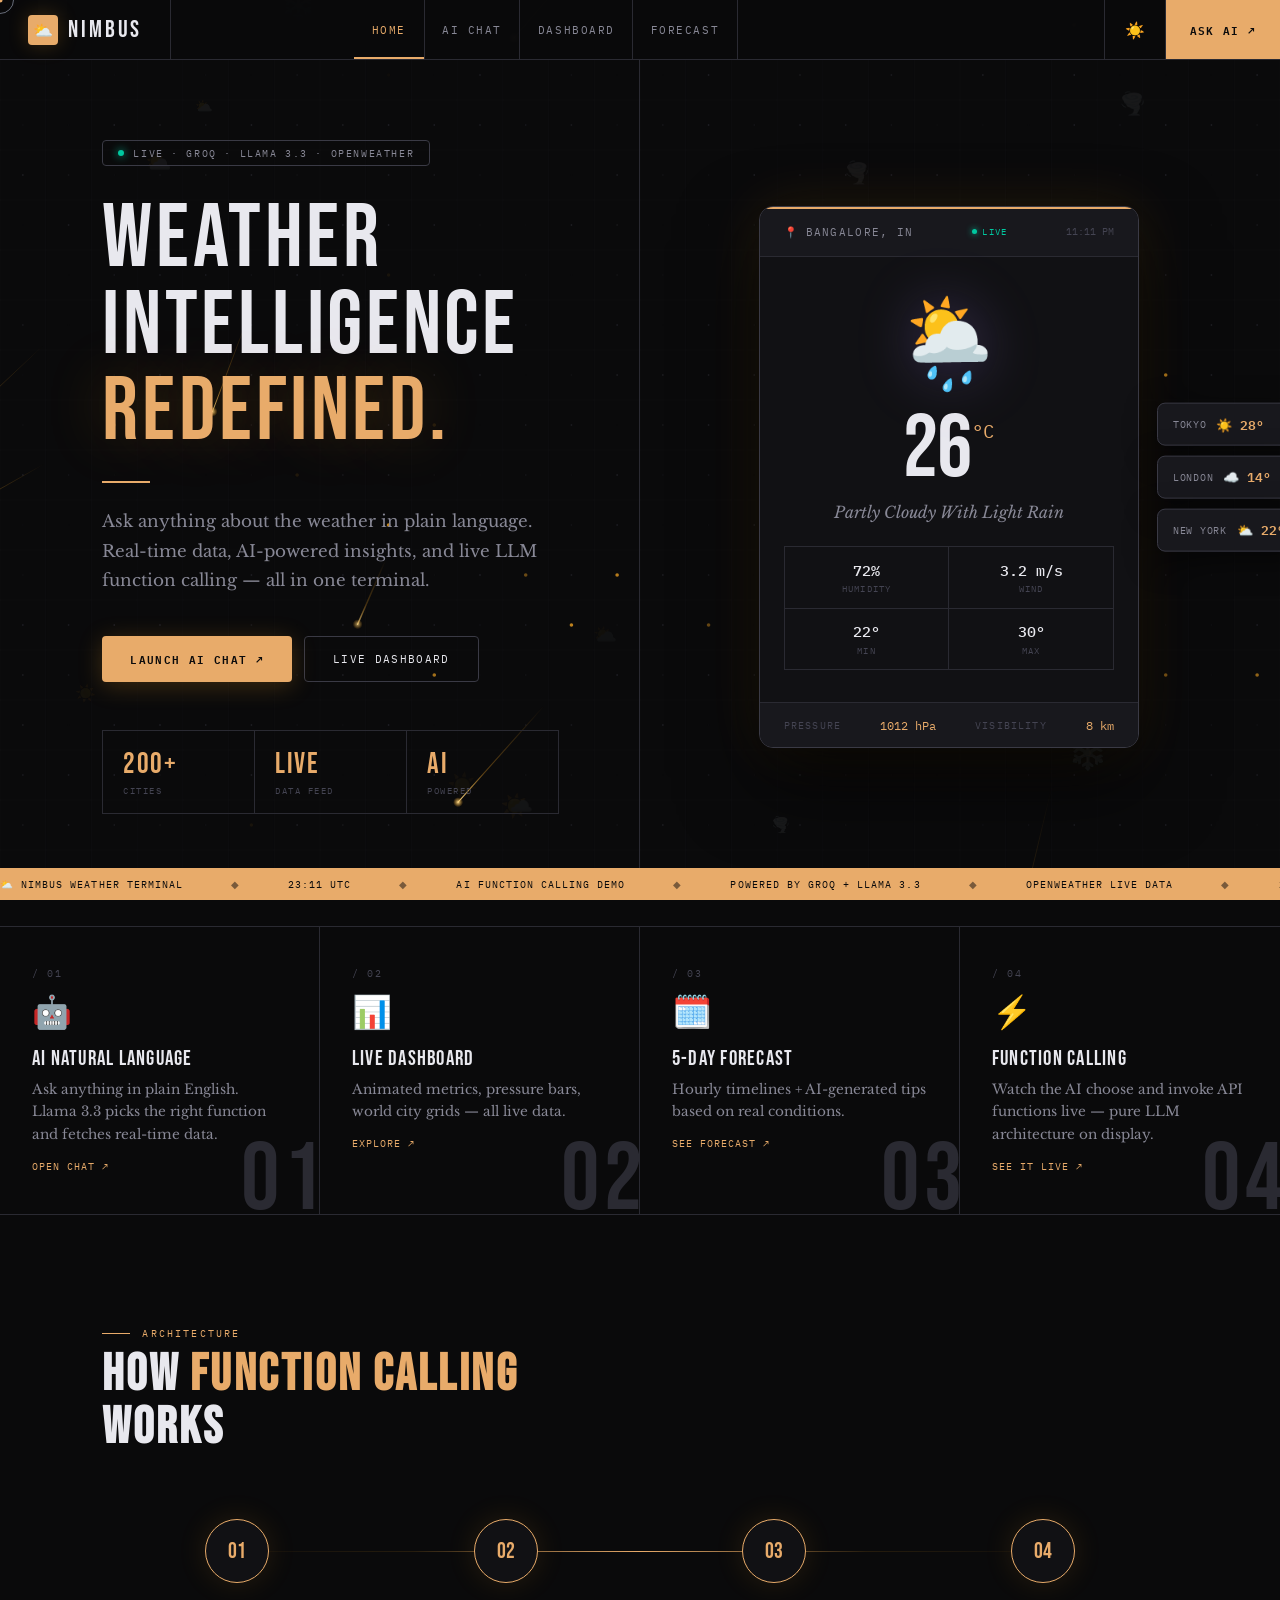
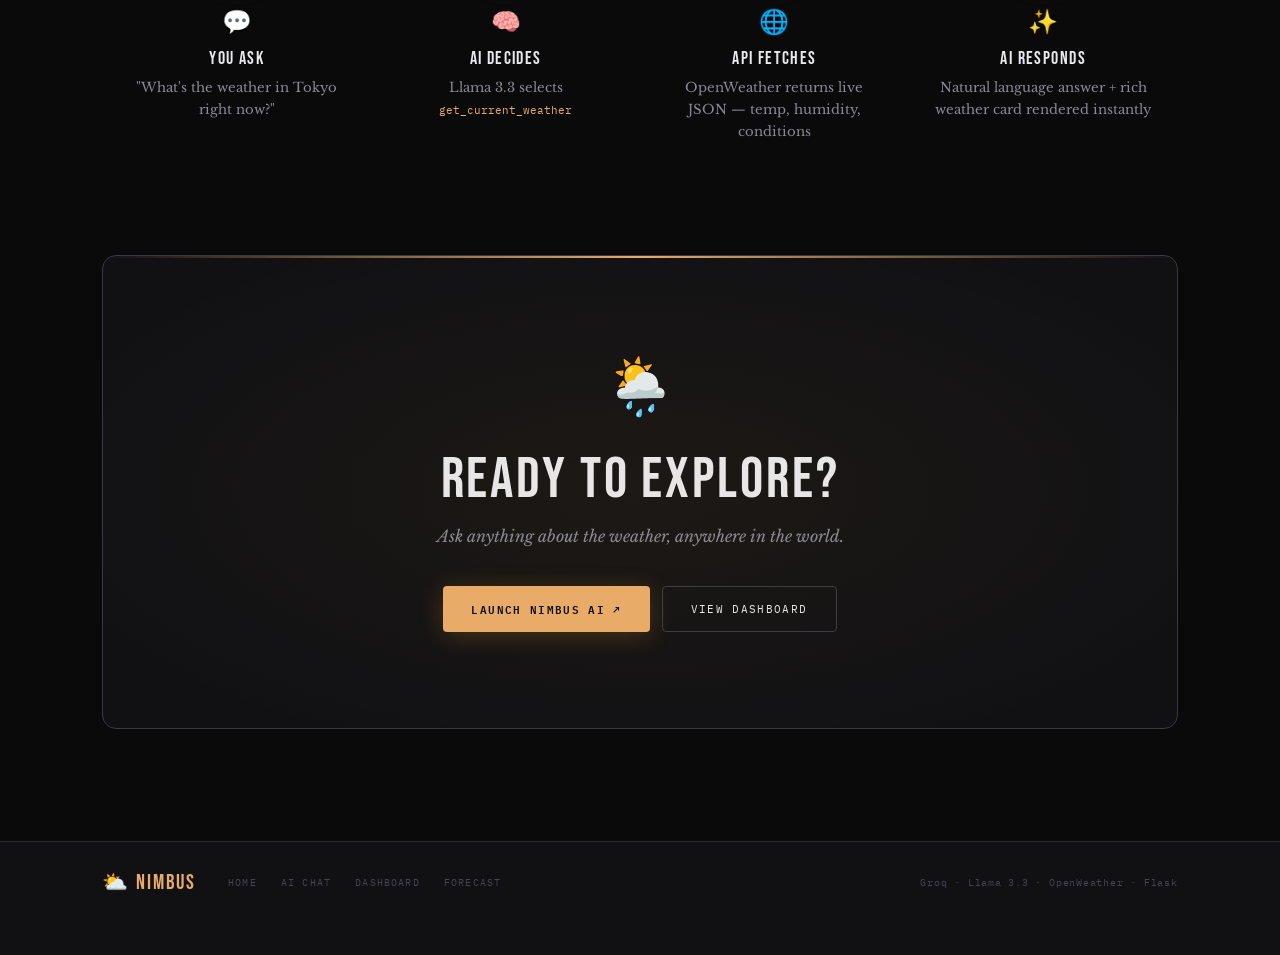
<file: frontend/index.html>
<!DOCTYPE html>
<html lang="en" data-theme="dark">
<head>
  <meta charset="UTF-8"/><meta name="viewport" content="width=device-width,initial-scale=1"/>
  <title>Nimbus — AI Weather Intelligence</title>
  <link rel="stylesheet" href="style.css"/>
</head>
<body>
<canvas id="bgCanvas"></canvas>
<div class="c-dot"></div>
<div class="c-ring"></div>

<!-- NAV -->
<nav class="nav">
  <a href="index.html" class="nav-logo">
    <div class="logo-mark">⛅</div>
    <span class="logo-word">NIMBUS</span>
  </a>
  <div class="nav-links">
    <a href="index.html"     class="nav-link active">Home</a>
    <a href="chat.html"      class="nav-link">AI Chat</a>
    <a href="dashboard.html" class="nav-link">Dashboard</a>
    <a href="forecast.html"  class="nav-link">Forecast</a>
  </div>
  <div class="nav-r">
    <button class="theme-btn" id="themeToggle"><span id="themeIcon">☀️</span></button>
    <a href="chat.html" class="nav-cta">Ask AI ↗</a>
  </div>
  <button class="hamburger" id="hamburger">☰</button>
</nav>
<div class="mob-menu" id="mobMenu">
  <a href="index.html">Home</a>
  <a href="chat.html">AI Chat</a>
  <a href="dashboard.html">Dashboard</a>
  <a href="forecast.html">Forecast</a>
</div>

<!-- HERO -->
<section class="hero">
  <div class="hero-left">
    <div class="tag-bar">
      <span class="tag-dot"></span>
      <span class="tag-txt">Live · Groq · Llama 3.3 · OpenWeather</span>
    </div>
    <div class="hero-h1">WEATHER</div>
    <div class="hero-h1">INTELLIGENCE</div>
    <div class="hero-h1-amber">REDEFINED.</div>
    <div class="hero-rule"></div>
    <p class="hero-p">Ask anything about the weather in plain language. Real-time data, AI-powered insights, and live LLM function calling — all in one terminal.</p>
    <div class="hero-btns">
      <a href="chat.html" class="btn-amber">Launch AI Chat ↗</a>
      <a href="dashboard.html" class="btn-wire">Live Dashboard</a>
    </div>
    <div class="hero-metrics">
      <div class="hm-cell"><div class="hm-val">200+</div><div class="hm-key">Cities</div></div>
      <div class="hm-cell"><div class="hm-val">LIVE</div><div class="hm-key">Data Feed</div></div>
      <div class="hm-cell"><div class="hm-val">AI</div><div class="hm-key">Powered</div></div>
    </div>
  </div>

  <div class="hero-right">
    <div class="wx-card-main">
      <div class="wxc-header">
        <div class="wxc-loc">📍 <span>BANGALORE, IN</span></div>
        <div class="wxc-live"><span class="live-dot"></span>LIVE</div>
        <div class="wxc-time" id="heroTime">--:--</div>
      </div>
      <div class="wxc-body">
        <span class="wxc-icon">🌦️</span>
        <div class="wxc-temp-wrap">
          <span class="wxc-temp">26</span>
          <span class="wxc-unit">°C</span>
        </div>
        <div class="wxc-cond">Partly cloudy with light rain</div>
        <div class="wxc-grid">
          <div class="wxc-cell"><div class="wxc-cell-val">72%</div><div class="wxc-cell-key">Humidity</div></div>
          <div class="wxc-cell"><div class="wxc-cell-val">3.2 m/s</div><div class="wxc-cell-key">Wind</div></div>
          <div class="wxc-cell"><div class="wxc-cell-val">22°</div><div class="wxc-cell-key">Min</div></div>
          <div class="wxc-cell"><div class="wxc-cell-val">30°</div><div class="wxc-cell-key">Max</div></div>
        </div>
      </div>
      <div class="wxc-footer">
        <span class="wxc-ft-label">PRESSURE</span>
        <span class="wxc-ft-val">1012 hPa</span>
        <span class="wxc-ft-label">VISIBILITY</span>
        <span class="wxc-ft-val">8 km</span>
      </div>
    </div>
    <div class="mini-cards">
      <div class="mini-card"><span class="mc-city">TOKYO</span><span class="mc-temp">☀️ 28°</span></div>
      <div class="mini-card"><span class="mc-city">LONDON</span><span class="mc-temp">☁️ 14°</span></div>
      <div class="mini-card"><span class="mc-city">NEW YORK</span><span class="mc-temp">⛅ 22°</span></div>
    </div>
  </div>
</section>

<!-- FEATURES -->
<div class="feat-strip">
  <div class="feat-cell">
    <div class="fc-num">/ 01</div>
    <span class="fc-icon">🤖</span>
    <div class="fc-title">AI Natural Language</div>
    <div class="fc-body">Ask anything in plain English. Llama 3.3 picks the right function and fetches real-time data.</div>
    <a href="chat.html" class="fc-link">Open Chat ↗</a>
    <div class="fc-bg-num">01</div>
  </div>
  <div class="feat-cell">
    <div class="fc-num">/ 02</div>
    <span class="fc-icon">📊</span>
    <div class="fc-title">Live Dashboard</div>
    <div class="fc-body">Animated metrics, pressure bars, world city grids — all live data.</div>
    <a href="dashboard.html" class="fc-link">Explore ↗</a>
    <div class="fc-bg-num">02</div>
  </div>
  <div class="feat-cell">
    <div class="fc-num">/ 03</div>
    <span class="fc-icon">🗓️</span>
    <div class="fc-title">5-Day Forecast</div>
    <div class="fc-body">Hourly timelines + AI-generated tips based on real conditions.</div>
    <a href="forecast.html" class="fc-link">See Forecast ↗</a>
    <div class="fc-bg-num">03</div>
  </div>
  <div class="feat-cell">
    <div class="fc-num">/ 04</div>
    <span class="fc-icon">⚡</span>
    <div class="fc-title">Function Calling</div>
    <div class="fc-body">Watch the AI choose and invoke API functions live — pure LLM architecture on display.</div>
    <a href="chat.html" class="fc-link">See It Live ↗</a>
    <div class="fc-bg-num">04</div>
  </div>
</div>

<!-- HOW IT WORKS -->
<section class="section">
  <div class="sec-eyebrow">Architecture</div>
  <h2 class="sec-h2">HOW <span>FUNCTION CALLING</span><br>WORKS</h2>
  <div class="steps-grid">
    <div class="step" style="--i:0">
      <div class="step-num">01</div>
      <span class="step-ico">💬</span>
      <div class="step-title">YOU ASK</div>
      <div class="step-body">"What's the weather in Tokyo right now?"</div>
    </div>
    <div class="step" style="--i:1">
      <div class="step-num">02</div>
      <span class="step-ico">🧠</span>
      <div class="step-title">AI DECIDES</div>
      <div class="step-body">Llama 3.3 selects <code style="font-family:var(--f-mono);font-size:.8em;color:var(--amber)">get_current_weather</code></div>
    </div>
    <div class="step" style="--i:2">
      <div class="step-num">03</div>
      <span class="step-ico">🌐</span>
      <div class="step-title">API FETCHES</div>
      <div class="step-body">OpenWeather returns live JSON — temp, humidity, conditions</div>
    </div>
    <div class="step" style="--i:3">
      <div class="step-num">04</div>
      <span class="step-ico">✨</span>
      <div class="step-title">AI RESPONDS</div>
      <div class="step-body">Natural language answer + rich weather card rendered instantly</div>
    </div>
  </div>
</section>

<!-- CTA -->
<div class="cta-wrap">
  <span class="cta-icon">🌦️</span>
  <div class="cta-h2">READY TO EXPLORE?</div>
  <div class="cta-p">Ask anything about the weather, anywhere in the world.</div>
  <div class="cta-btns">
    <a href="chat.html"      class="btn-amber">Launch Nimbus AI ↗</a>
    <a href="dashboard.html" class="btn-wire">View Dashboard</a>
  </div>
</div>

<footer class="footer">
  <div class="footer-brand">⛅ NIMBUS</div>
  <div class="footer-links">
    <a href="index.html">Home</a>
    <a href="chat.html">AI Chat</a>
    <a href="dashboard.html">Dashboard</a>
    <a href="forecast.html">Forecast</a>
  </div>
  <div class="footer-tag">Groq · Llama 3.3 · OpenWeather · Flask</div>
</footer>

<!-- TICKER -->
<div class="ticker">
  <div class="ticker-inner" id="tickerInner">
    <span>⛅ NIMBUS WEATHER TERMINAL</span><span class="ticker-sep">◆</span>
    <span id="tickerTime"></span><span class="ticker-sep">◆</span>
    <span>AI FUNCTION CALLING DEMO</span><span class="ticker-sep">◆</span>
    <span>POWERED BY GROQ + LLAMA 3.3</span><span class="ticker-sep">◆</span>
    <span>OPENWEATHER LIVE DATA</span><span class="ticker-sep">◆</span>
    <span>200+ CITIES WORLDWIDE</span><span class="ticker-sep">◆</span>
    <span>⛅ NIMBUS WEATHER TERMINAL</span><span class="ticker-sep">◆</span>
    <span>AI FUNCTION CALLING DEMO</span><span class="ticker-sep">◆</span>
    <span>POWERED BY GROQ + LLAMA 3.3</span><span class="ticker-sep">◆</span>
    <span>OPENWEATHER LIVE DATA</span><span class="ticker-sep">◆</span>
    <span>200+ CITIES WORLDWIDE</span><span class="ticker-sep">◆</span>
  </div>
</div>

<script src="bg.js"></script>
<script src="app.js"></script>
<script>
  setInterval(() => {
    const el = document.getElementById('heroTime');
    if(el) el.textContent = new Date().toLocaleTimeString([],{hour:'2-digit',minute:'2-digit'});
  }, 1000);
</script>
</body>
</html>
</file>
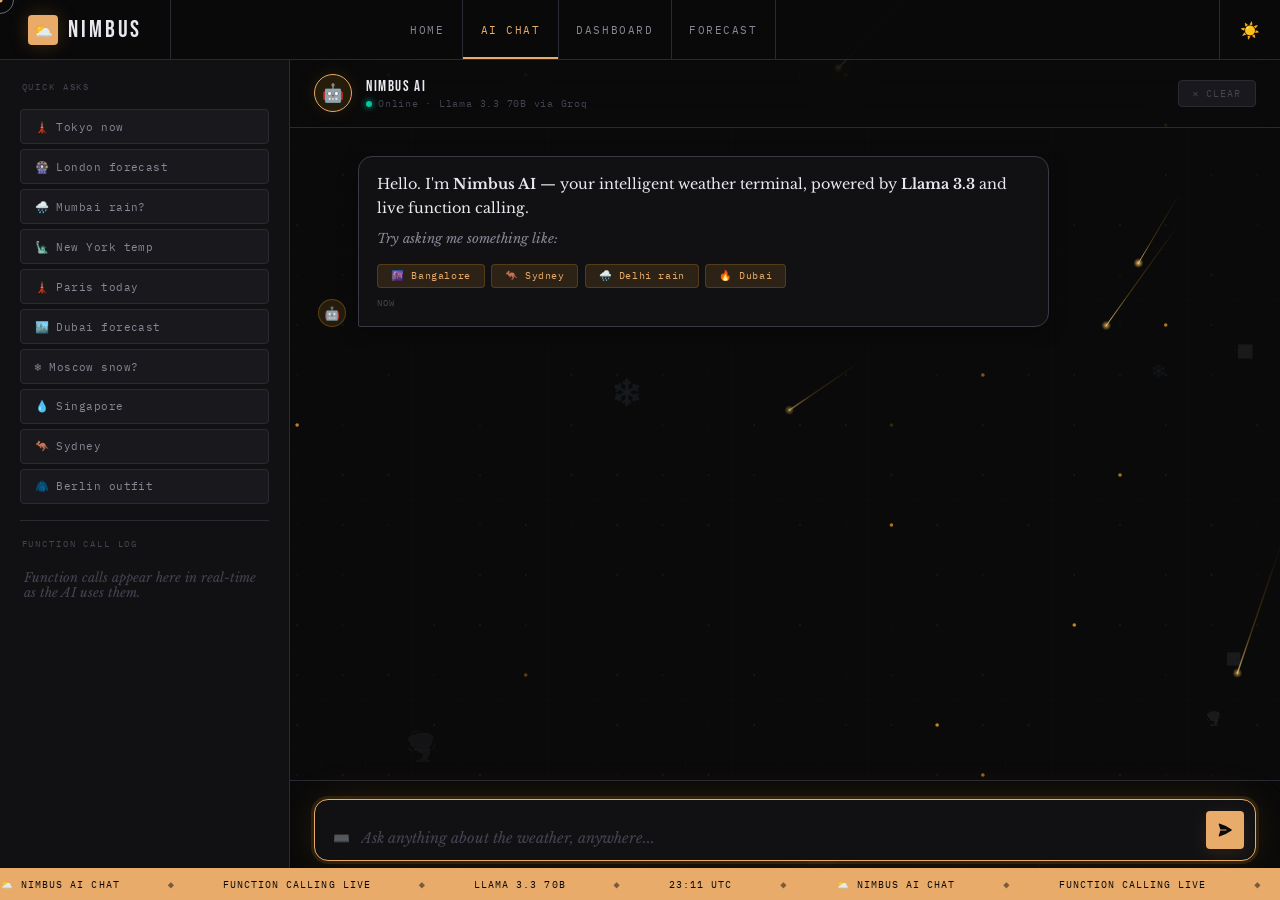
<file: frontend/chat.html>
<!DOCTYPE html>
<html lang="en" data-theme="dark">
<head>
  <meta charset="UTF-8"/><meta name="viewport" content="width=device-width,initial-scale=1"/>
  <title>AI Chat — Nimbus</title>
  <link rel="stylesheet" href="style.css"/>
</head>
<body class="chat-page">
<canvas id="bgCanvas"></canvas>
<div class="c-dot"></div><div class="c-ring"></div>

<nav class="nav">
  <a href="index.html" class="nav-logo">
    <div class="logo-mark">⛅</div><span class="logo-word">NIMBUS</span>
  </a>
  <div class="nav-links">
    <a href="index.html"     class="nav-link">Home</a>
    <a href="chat.html"      class="nav-link active">AI Chat</a>
    <a href="dashboard.html" class="nav-link">Dashboard</a>
    <a href="forecast.html"  class="nav-link">Forecast</a>
  </div>
  <div class="nav-r">
    <button class="theme-btn" id="themeToggle"><span id="themeIcon">☀️</span></button>
  </div>
  <button class="hamburger" id="hamburger">☰</button>
</nav>
<div class="mob-menu" id="mobMenu">
  <a href="index.html">Home</a><a href="chat.html">AI Chat</a>
  <a href="dashboard.html">Dashboard</a><a href="forecast.html">Forecast</a>
</div>

<div class="chat-layout">

  <!-- SIDEBAR -->
  <aside class="chat-sidebar">
    <div class="sb-inner">
      <div class="sb-label">Quick Asks</div>
      <div class="sb-chips">
        <button class="sb-chip" data-q="What's the weather in Tokyo right now?">🗼 Tokyo now</button>
        <button class="sb-chip" data-q="Give me a 5-day forecast for London">🎡 London forecast</button>
        <button class="sb-chip" data-q="Is it raining in Mumbai today?">🌧️ Mumbai rain?</button>
        <button class="sb-chip" data-q="Temperature in New York right now">🗽 New York temp</button>
        <button class="sb-chip" data-q="Weather in Paris today">🗼 Paris today</button>
        <button class="sb-chip" data-q="5 day forecast for Dubai">🏙️ Dubai forecast</button>
        <button class="sb-chip" data-q="Is it snowing in Moscow?">❄️ Moscow snow?</button>
        <button class="sb-chip" data-q="Current humidity in Singapore">💧 Singapore</button>
        <button class="sb-chip" data-q="Weather in Sydney Australia">🦘 Sydney</button>
        <button class="sb-chip" data-q="What should I wear in Berlin today?">🧥 Berlin outfit</button>
      </div>
      <div class="sb-rule"></div>
      <div class="sb-label">Function Call Log</div>
      <div class="fn-log" id="fnLog">
        <div class="fn-empty">Function calls appear here in real-time as the AI uses them.</div>
      </div>
    </div>
  </aside>

  <!-- MAIN CHAT -->
  <main class="chat-main">
    <div class="chat-topbar">
      <div class="chat-topbar-l">
        <div class="chat-av">🤖</div>
        <div>
          <div class="chat-name">NIMBUS AI</div>
          <div class="chat-status"><span class="status-dot"></span>Online · Llama 3.3 70B via Groq</div>
        </div>
      </div>
      <button class="clear-btn" id="clearChat">✕ Clear</button>
    </div>

    <div class="messages" id="messages">
      <div class="msg-row msg-l">
        <div class="msg-av av-ai">🤖</div>
        <div class="bubble b-ai">
          <p>Hello. I'm <strong>Nimbus AI</strong> — your intelligent weather terminal, powered by <strong>Llama 3.3</strong> and live function calling.</p>
          <p style="margin-top:.5rem;color:var(--text2);font-size:.82rem;font-style:italic">Try asking me something like:</p>
          <div class="quick-chips">
            <button class="qchip" onclick="inject('What is the weather in Bangalore?')">🌆 Bangalore</button>
            <button class="qchip" onclick="inject('5 day forecast for Sydney')">🦘 Sydney</button>
            <button class="qchip" onclick="inject('Will it rain in Delhi tomorrow?')">🌧️ Delhi rain</button>
            <button class="qchip" onclick="inject('Is it hot in Dubai right now?')">🔥 Dubai</button>
          </div>
          <span class="msg-ts">NOW</span>
        </div>
      </div>
    </div>

    <div class="input-zone">
      <div class="input-shell">
        <span class="inp-prefix">⌨️</span>
        <textarea id="userInput" class="chat-ta" rows="1"
          placeholder="Ask anything about the weather, anywhere..."
          onkeydown="handleKey(event)" oninput="autoResize(this)"></textarea>
        <button id="sendBtn" class="send-btn" onclick="sendMessage()">
          <svg viewBox="0 0 24 24" fill="currentColor">
            <path d="M3.478 2.405a.75.75 0 00-.926.94l2.432 7.905H13.5a.75.75 0 010 1.5H4.984l-2.432 7.905a.75.75 0 00.926.94 60.519 60.519 0 0018.445-8.986.75.75 0 000-1.218A60.517 60.517 0 003.478 2.405z"/>
          </svg>
        </button>
      </div>
      <p class="inp-hint">Groq · Llama 3.3 70B · OpenWeather API · Flask Backend</p>
    </div>
  </main>
</div>

<!-- TICKER -->
<div class="ticker" style="padding-bottom:0">
  <div class="ticker-inner">
    <span>⛅ NIMBUS AI CHAT</span><span class="ticker-sep">◆</span>
    <span>FUNCTION CALLING LIVE</span><span class="ticker-sep">◆</span>
    <span>LLAMA 3.3 70B</span><span class="ticker-sep">◆</span>
    <span id="tickerTime"></span><span class="ticker-sep">◆</span>
    <span>⛅ NIMBUS AI CHAT</span><span class="ticker-sep">◆</span>
    <span>FUNCTION CALLING LIVE</span><span class="ticker-sep">◆</span>
    <span>LLAMA 3.3 70B</span><span class="ticker-sep">◆</span>
  </div>
</div>

<script src="bg.js"></script>
<script src="app.js"></script>
<script src="chat.js"></script>
</body>
</html>
</file>
<file: frontend/style.css>
/* ══════════════════════════════════════════════════════════
   NIMBUS — Neo-Brutalist Weather Terminal
   Fonts : Bebas Neue (display) · Libre Baskerville (body)
           IBM Plex Mono (data)
   Palette: Obsidian · Ash · Electric Amber · Ice White
   ══════════════════════════════════════════════════════════ */

@import url('https://fonts.googleapis.com/css2?family=Bebas+Neue&family=Libre+Baskerville:ital,wght@0,400;0,700;1,400&family=IBM+Plex+Mono:wght@300;400;500;600&display=swap');

/* ─── TOKENS ─────────────────────────────────────────────── */
:root {
  --bg:        #0a0a0b;
  --bg2:       #111114;
  --bg3:       #18181d;
  --border:    #2a2a32;
  --border2:   #3a3a45;
  --border3:   #4a4a58;

  --text:      #e8e8ee;
  --text2:     #888896;
  --text3:     #444452;
  --text4:     #2a2a36;

  --amber:     #e8ab6a;
  --amber2:    #e18822;
  --amber3:    #cd9a6a;
  --amber-dim: rgba(245,166,35,0.12);
  --amber-glow:rgba(245,166,35,0.22);
  --amber-hard:rgba(245,166,35,0.06);

  --ice:       #c8d8f0;
  --teal:      #00c8a0;
  --rose:      #e06060;
  --sky:       #60a8e0;

  --f-display: 'Bebas Neue', 'Impact', sans-serif;
  --f-body:    'Libre Baskerville', Georgia, serif;
  --f-mono:    'IBM Plex Mono', 'Courier New', monospace;

  --nav-h: 60px;
  --r:     4px;
  --r2:    8px;
  --r3:    14px;
}

[data-theme="light"] {
  --bg:     #f4f0e8;
  --bg2:    #ede8dc;
  --bg3:    #e4ddd0;
  --border: #c8bfac;
  --border2:#b0a590;
  --border3:#988c78;
  --text:   #1a1208;
  --text2:  #6b5a3e;
  --text3:  #a89070;
  --text4:  #d4c4a0;
  --amber-dim: rgba(180,100,0,0.1);
  --amber-glow:rgba(180,100,0,0.18);
  --amber-hard:rgba(180,100,0,0.05);
}

/* ─── RESET ──────────────────────────────────────────────── */
*,*::before,*::after{box-sizing:border-box;margin:0;padding:0}
html{font-size:16px;scroll-behavior:smooth}
body{
  font-family:var(--f-body);
  background:var(--bg);
  color:var(--text);
  min-height:100vh;
  overflow-x:hidden;
  transition:background .4s,color .4s;
}
::selection{background:var(--amber-dim);color:var(--amber2)}
::-webkit-scrollbar{width:3px}
::-webkit-scrollbar-thumb{background:var(--border2);border-radius:99px}

/* ─── CANVAS ─────────────────────────────────────────────── */
#bgCanvas{
  position:fixed;inset:0;pointer-events:none;z-index:0;
  width:100%;height:100%;opacity:1;
}

/* ─── CURSOR ─────────────────────────────────────────────── */
.c-dot{
  position:fixed;pointer-events:none;z-index:9999;
  width:5px;height:5px;border-radius:50%;
  background:var(--amber);
  transform:translate(-50%,-50%);
  transition:transform .05s;
}
.c-ring{
  position:fixed;pointer-events:none;z-index:9998;
  width:28px;height:28px;border-radius:50%;
  border:1px solid rgba(197, 207, 231, 0.5);
  transform:translate(-50%,-50%);
  transition:all .14s ease;
}
@media(hover:none){.c-dot,.c-ring{display:none}}

/* ─── NAVBAR ──────────────────────────────────────────────── */
.nav{
  position:fixed;top:0;left:0;right:0;height:var(--nav-h);
  background:rgba(10,10,11,0.92);
  backdrop-filter:blur(20px);
  border-bottom:1px solid var(--border);
  display:flex;align-items:stretch;
  z-index:1000;transition:background .4s;
}
[data-theme="light"] .nav{background:rgba(244,240,232,0.92)}

.nav-logo{
  display:flex;align-items:center;gap:10px;
  padding:0 1.75rem;
  border-right:1px solid var(--border);
  text-decoration:none;flex-shrink:0;
}
.logo-mark{
  width:30px;height:30px;background:var(--amber);
  display:flex;align-items:center;justify-content:center;
  font-size:1rem;border-radius:var(--r);
  box-shadow:0 0 20px var(--amber-glow);
  animation:ambPulse 3s ease-in-out infinite;
}
.logo-word{
  font-family:var(--f-display);font-size:1.5rem;
  letter-spacing:.12em;color:var(--text);
}

.nav-links{display:flex;align-items:stretch;margin:0 auto}
.nav-link{
  display:flex;align-items:center;padding:0 1.1rem;
  font-family:var(--f-mono);font-size:.68rem;letter-spacing:.14em;text-transform:uppercase;
  color:var(--text2);text-decoration:none;
  border-right:1px solid var(--border);
  position:relative;transition:color .2s,background .2s;
}
.nav-link::after{
  content:'';position:absolute;bottom:0;left:0;right:0;height:2px;
  background:var(--amber);transform:scaleX(0);transition:transform .25s;
}
.nav-link:hover{color:var(--text);background:var(--amber-hard)}
.nav-link.active{color:var(--amber)}
.nav-link:hover::after,.nav-link.active::after{transform:scaleX(1)}

.nav-r{
  display:flex;align-items:stretch;gap:0;
  border-left:1px solid var(--border);margin-left:auto;
}
.theme-btn{
  width:60px;height:var(--nav-h);
  background:none;border:none;
  cursor:pointer;font-size:1rem;color:var(--text2);
  display:flex;align-items:center;justify-content:center;
  transition:background .2s,color .2s;
}
.theme-btn:hover{background:var(--amber-dim);color:var(--amber)}
/* when nav-cta follows the button, add border between them */
.theme-btn + .nav-cta { border-left: 1px solid var(--border); }
.nav-cta{
  display:flex;align-items:center;padding:0 1.5rem;
  font-family:var(--f-mono);font-size:.68rem;letter-spacing:.12em;text-transform:uppercase;
  background:var(--amber);color:var(--bg);text-decoration:none;font-weight:600;
  transition:background .2s,box-shadow .2s;
  white-space:nowrap;
}
.nav-cta:hover{background:var(--amber2);box-shadow:0 0 30px var(--amber-glow)}

.hamburger{display:none;background:none;border:none;color:var(--text);font-size:1.3rem;cursor:pointer;padding:0 1rem}
.mob-menu{
  display:none;position:fixed;top:var(--nav-h);inset-x:0;
  background:rgba(10,10,11,.97);backdrop-filter:blur(20px);
  border-bottom:1px solid var(--border);
  flex-direction:column;z-index:999;
}
.mob-menu.open{display:flex}
.mob-menu a{
  padding:1rem 1.5rem;color:var(--text2);text-decoration:none;
  font-family:var(--f-mono);font-size:.75rem;letter-spacing:.12em;text-transform:uppercase;
  border-bottom:1px solid var(--border);transition:background .2s,color .2s;
}
.mob-menu a:hover{background:var(--amber-dim);color:var(--amber)}
@media(max-width:768px){
  .nav-links,.nav-cta{display:none}
  .hamburger{display:flex;align-items:center}
}

/* ─── KEYFRAMES ──────────────────────────────────────────── */
@keyframes ambPulse{0%,100%{box-shadow:0 0 20px var(--amber-glow)}50%{box-shadow:0 0 40px var(--amber-glow),0 0 60px var(--amber-dim)}}
@keyframes fadeUp{from{opacity:0;transform:translateY(28px)}to{opacity:1;transform:translateY(0)}}
@keyframes fadeIn{from{opacity:0}to{opacity:1}}
@keyframes floatY{0%,100%{transform:translateY(0)}50%{transform:translateY(-10px)}}
@keyframes floatCard{0%,100%{transform:translateY(0) rotate(-1deg)}50%{transform:translateY(-8px) rotate(1deg)}}
@keyframes blink{0%,100%{opacity:1}50%{opacity:0}}
@keyframes ticker{from{transform:translateX(0)}to{transform:translateX(-50%)}}
@keyframes scanDown{from{top:-40px}to{top:100%}}
@keyframes pulseRing{0%,100%{transform:translate(-50%,-50%) scale(1);opacity:.6}50%{transform:translate(-50%,-50%) scale(1.4);opacity:0}}

/* ─── TICKER TAPE ─────────────────────────────────────────── */
.ticker{
  position:fixed;bottom:0;left:0;right:0;height:32px;
  background:var(--amber);color:var(--bg);
  font-family:var(--f-mono);font-size:.65rem;letter-spacing:.1em;
  display:flex;align-items:center;overflow:hidden;z-index:500;
}
.ticker-inner{
  display:flex;gap:3rem;white-space:nowrap;
  animation:ticker 30s linear infinite;
  width:max-content;
}
.ticker-sep{color:rgba(10,10,11,.5)}

/* ─── HERO ────────────────────────────────────────────────── */
.hero{
  min-height:100vh;
  display:grid;grid-template-columns:1fr 1fr;
  align-items:center;gap:0;
  padding-top:var(--nav-h);
  padding-bottom:32px; /* ticker height */
  position:relative;z-index:1;
}

.hero-left{
  padding:5rem 5rem 5rem 8vw;
  border-right:1px solid var(--border);
  height:100%;display:flex;flex-direction:column;justify-content:center;
}

.tag-bar{
  display:inline-flex;align-items:center;gap:.6rem;
  border:1px solid var(--border2);
  border-radius:var(--r);padding:.35rem .9rem;
  margin-bottom:2rem;width:fit-content;
  animation:fadeUp .7s .1s both;
}
.tag-dot{width:6px;height:6px;border-radius:50%;background:var(--teal);box-shadow:0 0 8px var(--teal);animation:blink 2s infinite}
.tag-txt{font-family:var(--f-mono);font-size:.62rem;letter-spacing:.16em;text-transform:uppercase;color:var(--text2)}

.hero-h1{
  font-family:var(--f-display);
  font-size:clamp(4.5rem,7vw,7.5rem);
  line-height:.92;letter-spacing:.04em;
  margin-bottom:.25rem;
  animation:fadeUp .7s .2s both;
}
.hero-h1-amber{
  font-family:var(--f-display);
  font-size:clamp(4.5rem,7vw,7.5rem);
  line-height:.92;letter-spacing:.04em;
  color:var(--amber);
  text-shadow:0 0 60px var(--amber-glow);
  margin-bottom:1.75rem;
  animation:fadeUp .7s .3s both;
}
.hero-rule{width:48px;height:2px;background:var(--amber);margin-bottom:1.5rem;animation:fadeUp .7s .35s both}

.hero-p{
  font-size:1.05rem;font-weight:400;line-height:1.75;
  color:var(--text2);max-width:440px;margin-bottom:2.5rem;
  animation:fadeUp .7s .4s both;
}

.hero-btns{display:flex;gap:.75rem;flex-wrap:wrap;margin-bottom:3rem;animation:fadeUp .7s .5s both}

.btn-amber{
  display:inline-flex;align-items:center;gap:.5rem;
  background:var(--amber);color:var(--bg);
  font-family:var(--f-mono);font-size:.7rem;letter-spacing:.12em;text-transform:uppercase;
  padding:.85rem 1.75rem;border-radius:var(--r);
  text-decoration:none;border:none;cursor:pointer;font-weight:600;
  box-shadow:0 4px 24px var(--amber-glow);
  transition:all .22s;position:relative;overflow:hidden;
}
.btn-amber::after{content:'';position:absolute;inset:0;background:linear-gradient(135deg,rgba(255,255,255,.18),transparent);opacity:0;transition:opacity .3s}
.btn-amber:hover{background:var(--amber2);box-shadow:0 8px 40px var(--amber-glow);transform:translateY(-2px)}
.btn-amber:hover::after{opacity:1}
.btn-amber:disabled{opacity:.5;cursor:not-allowed;transform:none}

.btn-wire{
  display:inline-flex;align-items:center;gap:.5rem;
  background:transparent;color:var(--text);
  font-family:var(--f-mono);font-size:.7rem;letter-spacing:.12em;text-transform:uppercase;
  padding:.85rem 1.75rem;border-radius:var(--r);
  text-decoration:none;border:1px solid var(--border2);cursor:pointer;
  transition:all .22s;
}
.btn-wire:hover{border-color:var(--amber);color:var(--amber);box-shadow:0 0 20px var(--amber-dim)}

.hero-metrics{
  display:grid;grid-template-columns:repeat(3,1fr);
  border-top:1px solid var(--border);
  border-left:1px solid var(--border);
  animation:fadeUp .7s .6s both;
}
.hm-cell{
  padding:1rem 1.25rem;
  border-right:1px solid var(--border);
  border-bottom:1px solid var(--border);
}
.hm-val{font-family:var(--f-display);font-size:1.8rem;letter-spacing:.05em;color:var(--amber)}
.hm-key{font-family:var(--f-mono);font-size:.58rem;letter-spacing:.16em;text-transform:uppercase;color:var(--text3);margin-top:.15rem}

/* Hero right — live card */
.hero-right{
  padding:5rem 8vw 5rem 5rem;
  display:flex;flex-direction:column;align-items:center;justify-content:center;
  position:relative;animation:fadeUp .8s .35s both;
}

.wx-card-main{
  width:100%;max-width:380px;
  background:var(--bg2);
  border:1px solid var(--border2);
  border-radius:var(--r3);
  overflow:hidden;
  box-shadow:0 32px 80px rgba(0,0,0,.7),0 0 60px var(--amber-dim);
  position:relative;
}
.wx-card-main::before{content:'';position:absolute;top:0;left:0;right:0;height:2px;background:var(--amber)}

/* scan line */
.wx-card-main::after{
  content:'';position:absolute;left:0;right:0;height:40px;pointer-events:none;
  background:linear-gradient(180deg,transparent,rgba(245,166,35,.04),transparent);
  animation:scanDown 3s linear infinite;
}

.wxc-header{
  padding:1.1rem 1.5rem;
  border-bottom:1px solid var(--border);
  display:flex;align-items:center;justify-content:space-between;
  background:var(--bg3);
}
.wxc-loc{font-family:var(--f-mono);font-size:.68rem;letter-spacing:.12em;text-transform:uppercase;color:var(--text2);display:flex;align-items:center;gap:.4rem}
.wxc-live{display:flex;align-items:center;gap:.35rem;font-family:var(--f-mono);font-size:.58rem;letter-spacing:.14em;color:var(--teal)}
.live-dot{width:5px;height:5px;border-radius:50%;background:var(--teal);box-shadow:0 0 6px var(--teal);animation:blink 1.5s infinite}
.wxc-time{font-family:var(--f-mono);font-size:.62rem;color:var(--text3)}

.wxc-body{padding:2rem 1.5rem;text-align:center;position:relative}
.wxc-icon{font-size:5.5rem;display:block;filter:drop-shadow(0 0 28px rgba(121, 96, 183, 0.4));animation:floatCard 4s ease-in-out infinite}
.wxc-temp-wrap{display:flex;align-items:flex-start;justify-content:center;gap:.15rem;margin:.5rem 0}
.wxc-temp{font-family:var(--f-display);font-size:5.5rem;letter-spacing:-.02em;line-height:1}
.wxc-unit{font-family:var(--f-mono);font-size:1.2rem;color:var(--amber);margin-top:.7rem}
.wxc-cond{font-style:italic;font-size:1rem;color:var(--text2);margin-bottom:1.5rem;text-transform:capitalize}

.wxc-grid{
  display:grid;grid-template-columns:repeat(2,1fr);
  border-top:1px solid var(--border);border-left:1px solid var(--border);
}
.wxc-cell{
  padding:.85rem 1rem;text-align:center;
  border-right:1px solid var(--border);border-bottom:1px solid var(--border);
}
.wxc-cell-val{font-family:var(--f-mono);font-size:.92rem;font-weight:500;color:var(--text)}
.wxc-cell-key{font-family:var(--f-mono);font-size:.56rem;letter-spacing:.14em;text-transform:uppercase;color:var(--text3);margin-top:.2rem}

.wxc-footer{padding:.9rem 1.5rem;border-top:1px solid var(--border);background:var(--bg3);display:flex;justify-content:space-between;align-items:center}
.wxc-ft-label{font-family:var(--f-mono);font-size:.6rem;letter-spacing:.12em;text-transform:uppercase;color:var(--text3)}
.wxc-ft-val{font-family:var(--f-mono);font-size:.72rem;color:var(--amber)}

/* floating city cards */
.mini-cards{
  display:flex;flex-direction:column;gap:.6rem;
  position:absolute;right:-20px;top:50%;transform:translateY(-50%);
  z-index:2;
}
.mini-card{
  background:var(--bg3);border:1px solid var(--border2);
  border-radius:var(--r2);padding:.6rem .9rem;
  display:flex;align-items:center;gap:.6rem;
  box-shadow:0 8px 30px rgba(0,0,0,.5);
  animation:floatY 5s ease-in-out infinite;
  font-family:var(--f-mono);font-size:.68rem;
}
.mini-card:nth-child(2){animation-delay:-1.5s}
.mini-card:nth-child(3){animation-delay:-3s}
.mc-city{color:var(--text2);letter-spacing:.08em;text-transform:uppercase;font-size:.6rem}
.mc-temp{color:var(--amber);font-size:.82rem;font-weight:600}

@media(max-width:960px){.hero{grid-template-columns:1fr}.hero-right{display:none}}

/* ─── FEATURE STRIP ────────────────────────────────────────── */
.feat-strip{
  border-top:1px solid var(--border);
  border-bottom:1px solid var(--border);
  display:grid;grid-template-columns:repeat(4,1fr);
  position:relative;z-index:1;
  margin-bottom:0;
}
.feat-cell{
  padding:2.5rem 2rem;
  border-right:1px solid var(--border);
  position:relative;overflow:hidden;
  transition:background .25s;
}
.feat-cell:last-child{border-right:none}
.feat-cell:hover{background:var(--amber-hard)}
.feat-cell:hover .fc-icon{transform:scale(1.15)}
.fc-num{font-family:var(--f-mono);font-size:.6rem;letter-spacing:.18em;color:var(--text3);margin-bottom:.75rem}
.fc-icon{font-size:2rem;margin-bottom:.85rem;display:block;transition:transform .3s}
.fc-title{font-family:var(--f-display);font-size:1.3rem;letter-spacing:.06em;margin-bottom:.5rem}
.fc-body{font-size:.85rem;color:var(--text2);line-height:1.65;font-weight:400}
.fc-link{
  display:inline-flex;align-items:center;gap:.35rem;margin-top:.85rem;
  font-family:var(--f-mono);font-size:.62rem;letter-spacing:.1em;text-transform:uppercase;
  color:var(--amber);text-decoration:none;transition:gap .2s;
}
.fc-link:hover{gap:.6rem}
.fc-bg-num{
  position:absolute;bottom:-1.5rem;right:-.5rem;
  font-family:var(--f-display);font-size:6rem;
  color:var(--border);letter-spacing:.05em;pointer-events:none;user-select:none;
}
@media(max-width:800px){.feat-strip{grid-template-columns:1fr 1fr}}
@media(max-width:500px){.feat-strip{grid-template-columns:1fr}}

/* ─── HOW IT WORKS ─────────────────────────────────────────── */
.section{padding:7rem 8vw;position:relative;z-index:1}
.sec-eyebrow{
  font-family:var(--f-mono);font-size:.62rem;letter-spacing:.22em;text-transform:uppercase;
  color:var(--amber);display:flex;align-items:center;gap:.75rem;margin-bottom:.5rem;
}
.sec-eyebrow::before{content:'';width:28px;height:1px;background:var(--amber);flex-shrink:0}
.sec-h2{
  font-family:var(--f-display);font-size:clamp(2.2rem,4vw,4rem);
  letter-spacing:.05em;line-height:1.05;margin-bottom:4rem;
}
.sec-h2 span{color:var(--amber)}

.steps-grid{display:grid;grid-template-columns:repeat(4,1fr);position:relative}
.steps-grid::before{
  content:'';position:absolute;top:32px;left:8%;right:8%;height:1px;
  background:linear-gradient(90deg,transparent,var(--amber-dim),var(--amber),var(--amber-dim),transparent);
  z-index:0;
}
.step{display:flex;flex-direction:column;align-items:center;text-align:center;padding:0 1.5rem;position:relative;z-index:1}
.step-num{
  width:64px;height:64px;border-radius:50%;
  background:var(--bg2);border:1px solid var(--amber);
  font-family:var(--f-display);font-size:1.4rem;color:var(--amber);
  display:flex;align-items:center;justify-content:center;
  margin-bottom:1.5rem;
  box-shadow:0 0 30px var(--amber-dim);
  animation:ambPulse 3s infinite;
  animation-delay:calc(var(--i)*0.6s);
}
.step-ico{font-size:1.5rem;margin-bottom:.75rem}
.step-title{font-family:var(--f-display);font-size:1.1rem;letter-spacing:.08em;margin-bottom:.5rem}
.step-body{font-size:.83rem;color:var(--text2);line-height:1.65}
@media(max-width:700px){.steps-grid{grid-template-columns:1fr 1fr}.steps-grid::before{display:none}}

/* ─── CTA ──────────────────────────────────────────────────── */
.cta-wrap{
  margin:0 8vw 7rem;
  border:1px solid var(--border2);border-radius:var(--r3);
  padding:6rem 4rem;text-align:center;
  background:var(--bg2);
  position:relative;overflow:hidden;
  z-index:1;
}
.cta-wrap::before{content:'';position:absolute;top:0;left:0;right:0;height:2px;background:linear-gradient(90deg,transparent,var(--amber),transparent)}
.cta-wrap::after{content:'';position:absolute;inset:0;background:radial-gradient(ellipse 60% 60% at 50% 50%,rgba(245,166,35,.05),transparent);pointer-events:none}
.cta-icon{font-size:3.5rem;display:block;margin-bottom:1.5rem;animation:floatY 3s ease-in-out infinite}
.cta-h2{font-family:var(--f-display);font-size:clamp(2rem,4.5vw,4.5rem);letter-spacing:.05em;margin-bottom:.75rem}
.cta-p{font-style:italic;color:var(--text2);font-size:1rem;margin-bottom:2.5rem}
.cta-btns{display:flex;gap:.75rem;justify-content:center;flex-wrap:wrap}

/* ─── FOOTER ───────────────────────────────────────────────── */
.footer{
  border-top:1px solid var(--border);padding:1.75rem 8vw;
  display:flex;align-items:center;gap:2rem;flex-wrap:wrap;
  position:relative;z-index:1;background:var(--bg2);
  padding-bottom:calc(1.75rem + 32px);
}
.footer-brand{font-family:var(--f-display);font-size:1.3rem;letter-spacing:.1em;color:var(--amber)}
.footer-links{display:flex;gap:1.5rem}
.footer-links a{font-family:var(--f-mono);font-size:.62rem;letter-spacing:.12em;text-transform:uppercase;color:var(--text3);text-decoration:none;transition:color .2s}
.footer-links a:hover{color:var(--amber)}
.footer-tag{font-family:var(--f-mono);font-size:.6rem;letter-spacing:.08em;color:var(--text3);margin-left:auto}

/* ─── CHAT PAGE ────────────────────────────────────────────── */
.chat-page{overflow:hidden}
.chat-layout{
  display:grid;grid-template-columns:290px 1fr;
  height:100vh;padding-top:var(--nav-h);
  position:relative;z-index:1;
}

.chat-sidebar{
  background:var(--bg2);border-right:1px solid var(--border);
  display:flex;flex-direction:column;overflow:hidden;
}
.sb-inner{flex:1;overflow-y:auto;padding:1.25rem;display:flex;flex-direction:column;gap:1rem}
.sb-inner::-webkit-scrollbar{width:2px}
.sb-inner::-webkit-scrollbar-thumb{background:var(--amber-dim)}

.sb-label{font-family:var(--f-mono);font-size:.58rem;letter-spacing:.2em;text-transform:uppercase;color:var(--text3);padding:0 .1rem}
.sb-chips{display:flex;flex-direction:column;gap:.3rem}
.sb-chip{
  background:var(--bg3);border:1px solid var(--border);
  border-radius:var(--r);padding:.6rem .85rem;
  font-family:var(--f-mono);font-size:.7rem;letter-spacing:.04em;
  color:var(--text2);cursor:pointer;text-align:left;
  transition:all .2s;
}
.sb-chip:hover{background:var(--amber-dim);border-color:rgba(245,166,35,.3);color:var(--amber);transform:translateX(4px)}
.sb-rule{height:1px;background:var(--border)}

.fn-log{display:flex;flex-direction:column;gap:.35rem;max-height:280px;overflow-y:auto}
.fn-log::-webkit-scrollbar{width:2px}
.fn-log::-webkit-scrollbar-thumb{background:var(--amber-dim)}
.fn-empty{font-style:italic;font-size:.8rem;color:var(--text3);padding:.25rem}
.fn-entry{
  background:var(--amber-hard);border:1px solid rgba(245,166,35,.15);
  border-radius:var(--r);padding:.5rem .75rem;
  animation:fadeUp .3s both;
}
.fn-name{font-family:var(--f-mono);font-size:.65rem;color:var(--amber);font-weight:500}
.fn-args{font-family:var(--f-mono);font-size:.6rem;color:var(--text3);margin-top:.12rem;word-break:break-all}

.chat-main{display:flex;flex-direction:column;overflow:hidden}

.chat-topbar{
  padding:.9rem 1.5rem;border-bottom:1px solid var(--border);
  display:flex;align-items:center;justify-content:space-between;
  background:rgba(10,10,11,.6);backdrop-filter:blur(16px);flex-shrink:0;
}
.chat-topbar-l{display:flex;align-items:center;gap:.9rem}
.chat-av{
  width:38px;height:38px;border-radius:50%;
  border:1px solid var(--amber);
  background:var(--amber-dim);
  display:flex;align-items:center;justify-content:center;font-size:1.1rem;
  box-shadow:0 0 18px var(--amber-dim);animation:ambPulse 3s infinite;
}
.chat-name{font-family:var(--f-display);font-size:.95rem;letter-spacing:.1em}
.chat-status{display:flex;align-items:center;gap:.35rem;font-family:var(--f-mono);font-size:.6rem;letter-spacing:.08em;color:var(--text3);margin-top:.1rem}
.status-dot{width:6px;height:6px;border-radius:50%;background:var(--teal);box-shadow:0 0 7px var(--teal);animation:blink 2s infinite}
.clear-btn{
  background:var(--bg3);border:1px solid var(--border);
  color:var(--text3);border-radius:var(--r);padding:.38rem .85rem;
  font-family:var(--f-mono);font-size:.62rem;letter-spacing:.1em;text-transform:uppercase;
  cursor:pointer;transition:all .2s;
}
.clear-btn:hover{border-color:var(--rose);color:var(--rose);background:rgba(224,96,96,.07)}

.messages{
  flex:1;overflow-y:auto;padding:1.75rem;
  display:flex;flex-direction:column;gap:1.25rem;scroll-behavior:smooth;
}
.messages::-webkit-scrollbar{width:2px}
.messages::-webkit-scrollbar-thumb{background:var(--amber-dim)}

.msg-row{display:flex;gap:.75rem;align-items:flex-end;animation:fadeUp .4s cubic-bezier(.22,1,.36,1) both}
.msg-l{flex-direction:row}
.msg-r{flex-direction:row-reverse}

.msg-av{
  width:28px;height:28px;border-radius:50%;flex-shrink:0;
  display:flex;align-items:center;justify-content:center;font-size:.8rem;
  border:1px solid var(--border2);
}
.av-ai{background:var(--amber-dim);border-color:rgba(245,166,35,.25)}
.av-usr{background:var(--bg3)}

.bubble{
  max-width:74%;border-radius:var(--r3);
  padding:1rem 1.15rem;
  font-family:var(--f-body);font-size:.9rem;line-height:1.65;
}
.b-ai{
  background:var(--bg2);border:1px solid var(--border2);
  border-bottom-left-radius:2px;
  box-shadow:0 4px 20px rgba(0,0,0,.3);
}
.b-usr{
  background:linear-gradient(135deg,rgba(245,166,35,.18),rgba(245,166,35,.08));
  border:1px solid rgba(245,166,35,.22);
  border-bottom-right-radius:2px;
}
.msg-ts{display:block;font-family:var(--f-mono);font-size:.58rem;letter-spacing:.08em;color:var(--text3);margin-top:.45rem}

.quick-chips{display:flex;flex-wrap:wrap;gap:.4rem;margin-top:.85rem}
.qchip{
  background:var(--amber-dim);border:1px solid rgba(245,166,35,.2);
  border-radius:var(--r);padding:.28rem .8rem;
  font-family:var(--f-mono);font-size:.63rem;letter-spacing:.06em;
  color:var(--amber);cursor:pointer;
  transition:all .2s;
}
.qchip:hover{background:rgba(245,166,35,.2);transform:translateY(-2px);box-shadow:0 4px 14px var(--amber-dim)}

/* typing */
.typing-row{display:flex;gap:.75rem;align-items:flex-end}
.typing-bub{
  background:var(--bg2);border:1px solid var(--border2);
  border-radius:var(--r3);border-bottom-left-radius:2px;
  padding:1rem 1.15rem;display:flex;gap:5px;align-items:center;
}
.tdot{
  width:6px;height:6px;border-radius:50%;
  background:var(--amber);box-shadow:0 0 6px var(--amber);
  animation:blink 1.1s ease-in-out infinite;
}
.tdot:nth-child(2){animation-delay:.2s}
.tdot:nth-child(3){animation-delay:.4s}

/* weather card in chat */
.w-card{
  margin-top:.95rem;border-radius:var(--r2);
  background:var(--amber-hard);border:1px solid rgba(245,166,35,.2);
  padding:1.1rem 1.15rem;
  display:grid;grid-template-columns:auto 1fr;gap:.35rem .9rem;
  animation:fadeUp .4s cubic-bezier(.34,1.56,.64,1) .08s both;
}
.wc-ico{font-size:2.8rem;grid-row:span 3;filter:drop-shadow(0 0 12px rgba(245,166,35,.4));animation:floatY 4s ease-in-out infinite}
.wc-city{font-family:var(--f-display);font-size:.95rem;letter-spacing:.06em}
.wc-temp{font-family:var(--f-display);font-size:1.9rem;letter-spacing:.03em;color:var(--amber);line-height:1}
.wc-desc{font-style:italic;font-size:.78rem;color:var(--text2);text-transform:capitalize}
.wc-meta{
  grid-column:1/-1;display:flex;gap:.85rem;flex-wrap:wrap;
  border-top:1px solid var(--border);margin-top:.4rem;padding-top:.6rem;
}
.wc-meta span{font-family:var(--f-mono);font-size:.65rem;letter-spacing:.06em;color:var(--text2);display:flex;align-items:center;gap:.22rem}

/* input */
.input-zone{
  padding:1.1rem 1.5rem;border-top:1px solid var(--border);
  background:rgba(10,10,11,.5);backdrop-filter:blur(16px);flex-shrink:0;
}
.input-shell{
  display:flex;align-items:flex-end;gap:.7rem;
  background:var(--bg2);border:1px solid var(--border2);
  border-radius:var(--r3);padding:.7rem .7rem .7rem 1.1rem;
  transition:border-color .25s,box-shadow .25s;
}
.input-shell:focus-within{border-color:var(--amber);box-shadow:0 0 0 3px var(--amber-dim),0 0 40px var(--amber-dim)}
.inp-prefix{font-size:.85rem;opacity:.35;flex-shrink:0;padding-bottom:.15rem}
.chat-ta{
  flex:1;background:none;border:none;outline:none;
  color:var(--text);font-family:var(--f-body);font-style:italic;font-size:.9rem;
  resize:none;max-height:90px;line-height:1.5;caret-color:var(--amber);
}
.chat-ta::placeholder{color:var(--text3)}
.send-btn{
  width:38px;height:38px;border-radius:var(--r);flex-shrink:0;
  background:var(--amber);border:none;cursor:pointer;
  display:flex;align-items:center;justify-content:center;
  box-shadow:0 4px 18px var(--amber-dim);
  transition:all .22s;
}
.send-btn:hover{background:var(--amber2);transform:scale(1.1);box-shadow:0 8px 28px var(--amber-glow)}
.send-btn:disabled{opacity:.35;cursor:not-allowed;transform:none}
.send-btn svg{width:16px;color:var(--bg)}
.inp-hint{text-align:center;font-family:var(--f-mono);font-size:.58rem;letter-spacing:.12em;text-transform:uppercase;color:var(--text3);margin-top:.5rem}

@media(max-width:700px){.chat-layout{grid-template-columns:1fr}.chat-sidebar{display:none}}

/* ─── DASHBOARD & FORECAST SHARED ─────────────────────────── */
.db-page,.fc-page{overflow-y:auto}
.page-wrap{
  max-width:1200px;margin:0 auto;
  padding:calc(var(--nav-h) + 3rem) 5vw calc(5rem + 32px);
  display:flex;flex-direction:column;gap:2.25rem;
  position:relative;z-index:1;
  min-height:100vh;
}

.page-hd{
  display:flex;align-items:center;
  justify-content:space-between;
  gap:1.5rem;flex-wrap:wrap;
  padding-bottom:1.5rem;
  border-bottom:1px solid var(--border);
}
.page-hd-left{display:flex;flex-direction:column;gap:.25rem}

/* eyebrow inside page-hd */
.page-hd .sec-eyebrow{margin-bottom:.25rem}

.pg-title{
  font-family:var(--f-display);
  font-size:clamp(2rem,4.5vw,3.5rem);
  letter-spacing:.06em;line-height:1;
  color:var(--text);
}
.pg-sub{
  font-style:italic;color:var(--text2);
  font-size:.88rem;margin-top:.2rem;
}

/* search bar — always stays right-aligned, never wraps down */
.search-row{
  display:flex;align-items:center;gap:.5rem;
  flex-shrink:0;
}
.search-inp{
  background:var(--bg2);border:1px solid var(--border2);
  border-radius:var(--r);padding:.72rem 1.1rem;
  color:var(--text);font-family:var(--f-mono);font-size:.78rem;
  outline:none;width:220px;
  transition:border-color .25s,box-shadow .25s;
  caret-color:var(--amber);
}
.search-inp:focus{border-color:var(--amber);box-shadow:0 0 0 3px var(--amber-dim)}
.search-inp::placeholder{color:var(--text3)}
.search-go{
  background:var(--amber);color:var(--bg);border:none;
  border-radius:var(--r);padding:.72rem 1.3rem;
  font-family:var(--f-mono);font-size:.72rem;letter-spacing:.1em;text-transform:uppercase;
  font-weight:600;cursor:pointer;white-space:nowrap;
  box-shadow:0 4px 18px var(--amber-dim);
  transition:all .22s;
}
.search-go:hover{background:var(--amber2);box-shadow:0 8px 30px var(--amber-glow);transform:translateY(-1px)}
.search-go:disabled{opacity:.5;cursor:not-allowed;transform:none}

@media(max-width:600px){
  .page-hd{flex-direction:column;align-items:flex-start}
  .search-row{width:100%}
  .search-inp{flex:1;width:auto}
}

/* Big weather hero */
.wx-hero{
  background:var(--bg2);border:1px solid var(--border2);
  border-radius:var(--r3);overflow:hidden;
  box-shadow:0 24px 80px rgba(0,0,0,.5),0 0 50px var(--amber-dim);
  position:relative;
}
.wx-hero::before{content:'';position:absolute;top:0;left:0;right:0;height:2px;background:linear-gradient(90deg,transparent,var(--amber),transparent)}
.wx-hero-inner{
  padding:2.5rem;display:flex;align-items:center;justify-content:space-between;
  gap:2rem;flex-wrap:wrap;
  background:linear-gradient(135deg,rgba(245,166,35,.05),transparent);
}
.wxh-l{flex:1;min-width:180px}
.wxh-city{font-family:var(--f-mono);font-size:.72rem;letter-spacing:.16em;text-transform:uppercase;color:var(--text2);margin-bottom:.5rem}
.wxh-temp{font-family:var(--f-display);font-size:clamp(4rem,8vw,7rem);letter-spacing:.02em;line-height:.9;margin-bottom:.5rem}
.wxh-cond{font-style:italic;font-size:1.1rem;color:var(--text2);text-transform:capitalize;margin-bottom:.4rem}
.wxh-date{font-family:var(--f-mono);font-size:.65rem;letter-spacing:.1em;color:var(--text3)}
.wxh-r{text-align:right}
.wxh-icon{font-size:6.5rem;display:block;animation:floatY 4s ease-in-out infinite;filter:drop-shadow(0 0 28px rgba(245,166,35,.3))}
.wxh-feels{font-family:var(--f-mono);font-size:.68rem;letter-spacing:.1em;color:var(--text2);margin-top:.4rem}

/* Metrics */
.metric-grid{display:grid;grid-template-columns:repeat(3,1fr);gap:1.1rem}
@media(max-width:700px){.metric-grid{grid-template-columns:repeat(2,1fr)}}

.metric-tile{
  background:var(--bg2);border:1px solid var(--border2);
  border-radius:var(--r3);padding:1.4rem;
  position:relative;overflow:hidden;
  transition:transform .25s,border-color .25s,box-shadow .25s;
}
.metric-tile:hover{transform:translateY(-3px);border-color:rgba(245,166,35,.3);box-shadow:0 12px 40px rgba(0,0,0,.4),0 0 30px var(--amber-dim)}
.mt-icon{font-size:1.35rem;margin-bottom:.65rem;display:block}
.mt-label{font-family:var(--f-mono);font-size:.6rem;letter-spacing:.16em;text-transform:uppercase;color:var(--text3);margin-bottom:.35rem}
.mt-value{font-family:var(--f-display);font-size:2rem;letter-spacing:.04em;margin-bottom:.85rem}
.mt-bar{height:2px;background:var(--border2);border-radius:99px;overflow:hidden}
.mt-fill{height:100%;border-radius:99px;transition:width 1.4s cubic-bezier(.22,1,.36,1)}
.fill-a{background:linear-gradient(90deg,var(--amber),var(--amber2))}
.fill-b{background:linear-gradient(90deg,var(--teal),var(--sky))}
.fill-c{background:linear-gradient(90deg,var(--sky),var(--ice))}
.fill-d{background:linear-gradient(90deg,var(--rose),#ff9090)}
.mt-bg{position:absolute;bottom:-1.2rem;right:-.5rem;font-family:var(--f-display);font-size:5rem;color:var(--border);pointer-events:none;user-select:none;letter-spacing:.05em}

/* World grid */
.world-grid{display:grid;grid-template-columns:repeat(4,1fr);gap:1rem}
@media(max-width:900px){.world-grid{grid-template-columns:repeat(2,1fr)}}

.wc-card{
  background:var(--bg2);border:1px solid var(--border2);
  border-radius:var(--r2);padding:1.25rem;text-align:center;cursor:pointer;
  transition:transform .25s,border-color .25s,box-shadow .25s;
  animation:fadeUp .4s both;position:relative;overflow:hidden;
}
.wc-card:hover{transform:translateY(-5px);border-color:rgba(245,166,35,.35);box-shadow:0 16px 50px rgba(0,0,0,.4),0 0 30px var(--amber-dim)}
.wc-card::before{content:'';position:absolute;top:0;left:0;right:0;height:1px;background:linear-gradient(90deg,transparent,var(--amber-dim),transparent);opacity:0;transition:opacity .3s}
.wc-card:hover::before{opacity:1}
.wcc-icon{font-size:2.2rem;margin-bottom:.4rem;filter:drop-shadow(0 0 8px rgba(245,166,35,.2))}
.wcc-name{font-family:var(--f-mono);font-size:.65rem;letter-spacing:.12em;text-transform:uppercase;color:var(--text2);margin-bottom:.3rem}
.wcc-temp{font-family:var(--f-display);font-size:1.7rem;letter-spacing:.04em;color:var(--amber)}
.wcc-desc{font-style:italic;font-size:.7rem;color:var(--text3);margin-top:.2rem;text-transform:capitalize}

.pill-row{display:flex;flex-wrap:wrap;gap:.45rem}
.pill{
  background:var(--bg3);border:1px solid var(--border);
  border-radius:var(--r);padding:.38rem .95rem;
  font-family:var(--f-mono);font-size:.65rem;letter-spacing:.08em;
  color:var(--text2);cursor:pointer;transition:all .2s;
}
.pill:hover{background:var(--amber-dim);border-color:rgba(245,166,35,.3);color:var(--amber)}

.sec-title{font-family:var(--f-display);font-size:1.6rem;letter-spacing:.06em;margin-bottom:1.1rem}

/* ─── FORECAST SPECIFIC ───────────────────────────────────── */
.cur-band{
  background:var(--bg2);border:1px solid rgba(245,166,35,.22);
  border-radius:var(--r3);padding:1.5rem 2rem;
  display:flex;align-items:center;gap:1.75rem;
  box-shadow:0 0 40px var(--amber-dim);position:relative;overflow:hidden;
}
.cur-band::before{content:'';position:absolute;top:0;left:0;right:0;height:1px;background:linear-gradient(90deg,transparent,var(--amber),transparent)}
.cb-icon{font-size:3.8rem;animation:floatY 3.5s ease-in-out infinite;filter:drop-shadow(0 0 18px rgba(245,166,35,.3));flex-shrink:0}
.cb-city{font-family:var(--f-mono);font-size:.68rem;letter-spacing:.12em;text-transform:uppercase;color:var(--text2)}
.cb-temp{font-family:var(--f-display);font-size:2.8rem;letter-spacing:.04em;color:var(--amber);line-height:1}
.cb-desc{font-style:italic;font-size:.88rem;color:var(--text2);margin-top:.2rem;text-transform:capitalize}

.fcast-grid{display:grid;grid-template-columns:repeat(5,1fr);gap:1rem}
@media(max-width:820px){.fcast-grid{grid-template-columns:repeat(3,1fr)}}
@media(max-width:500px){.fcast-grid{grid-template-columns:repeat(2,1fr)}}

.fday{
  background:var(--bg2);border:1px solid var(--border2);
  border-radius:var(--r3);padding:1.4rem;text-align:center;
  transition:transform .25s,border-color .25s,box-shadow .25s;
  animation:fadeUp .4s both;position:relative;overflow:hidden;
}
.fday:hover{transform:translateY(-5px);border-color:rgba(245,166,35,.3);box-shadow:0 16px 50px rgba(0,0,0,.4),0 0 30px var(--amber-dim)}
.fday.is-today{border-color:rgba(245,166,35,.4);background:linear-gradient(135deg,rgba(245,166,35,.06),var(--bg2))}
.fday.is-today::before{content:'';position:absolute;top:0;left:0;right:0;height:2px;background:linear-gradient(90deg,transparent,var(--amber),transparent)}
.fd-day{font-family:var(--f-mono);font-size:.6rem;letter-spacing:.16em;text-transform:uppercase;color:var(--text3);margin-bottom:.25rem}
.fd-date{font-family:var(--f-mono);font-size:.58rem;letter-spacing:.08em;color:var(--text3);margin-bottom:.85rem}
.fd-icon{font-size:2.4rem;display:block;margin-bottom:.85rem;animation:floatY 5s ease-in-out infinite;filter:drop-shadow(0 0 10px rgba(245,166,35,.25))}
.fd-temps{display:flex;justify-content:center;gap:.55rem;align-items:baseline}
.fd-hi{font-family:var(--f-display);font-size:1.5rem;letter-spacing:.04em}
.fd-lo{font-family:var(--f-mono);font-size:.8rem;color:var(--text2)}
.fd-desc{font-style:italic;font-size:.72rem;color:var(--text2);margin-top:.35rem;text-transform:capitalize}

.hourly-wrap{overflow-x:auto;padding-bottom:.5rem}
.hourly-wrap::-webkit-scrollbar{height:2px}
.hourly-wrap::-webkit-scrollbar-thumb{background:var(--amber-dim)}
.hourly-track{display:flex;gap:.75rem;min-width:max-content}
.htick{
  background:var(--bg2);border:1px solid var(--border2);
  border-radius:var(--r2);padding:.85rem 1rem;text-align:center;min-width:76px;
  flex-shrink:0;animation:fadeUp .3s both;
  transition:border-color .2s,box-shadow .2s;
}
.htick:hover{border-color:rgba(245,166,35,.3);box-shadow:0 0 18px var(--amber-dim)}
.ht-time{font-family:var(--f-mono);font-size:.58rem;letter-spacing:.1em;text-transform:uppercase;color:var(--text3);margin-bottom:.35rem}
.ht-icon{font-size:1.35rem;margin-bottom:.35rem}
.ht-temp{font-family:var(--f-display);font-size:1.1rem;letter-spacing:.04em}

.tips-grid{display:grid;grid-template-columns:repeat(3,1fr);gap:.9rem}
@media(max-width:700px){.tips-grid{grid-template-columns:1fr}}
.tip{
  background:var(--bg2);border:1px solid var(--border2);
  border-radius:var(--r2);padding:1.15rem;
  display:flex;gap:.9rem;align-items:flex-start;
  transition:transform .2s,border-color .2s;
}
.tip:hover{transform:translateY(-3px);border-color:rgba(245,166,35,.25)}
.tip-ico{
  width:42px;height:42px;border-radius:var(--r);flex-shrink:0;
  background:var(--amber-dim);border:1px solid rgba(245,166,35,.2);
  display:flex;align-items:center;justify-content:center;font-size:1.25rem;
}
.tip-title{font-family:var(--f-display);font-size:.9rem;letter-spacing:.06em;margin-bottom:.25rem}
.tip-body{font-size:.8rem;color:var(--text2);line-height:1.6}

.placeholder{text-align:center;padding:5rem 2rem;color:var(--text2)}
.ph-ico{font-size:3.5rem;display:block;margin-bottom:1.25rem;opacity:.25;animation:floatY 4s ease-in-out infinite}
.ph-txt{font-style:italic;font-size:.95rem}

/* ─── TOAST ────────────────────────────────────────────────── */
#toast{
  position:fixed;bottom:calc(2.5rem + 32px);left:50%;
  transform:translateX(-50%) translateY(14px);
  background:var(--bg2);border:1px solid var(--amber-dim);
  color:var(--text);padding:.65rem 1.7rem;
  border-radius:var(--r);z-index:9999;
  font-family:var(--f-mono);font-size:.68rem;letter-spacing:.1em;
  box-shadow:0 8px 32px rgba(0,0,0,.5),0 0 20px var(--amber-dim);
  opacity:0;pointer-events:none;
  transition:all .38s cubic-bezier(.22,1,.36,1);
  white-space:nowrap;
}
#toast.show{opacity:1;transform:translateX(-50%) translateY(0)}

/* ─── UTILITY ───────────────────────────────────────────────── */
.err-row{
  color:var(--rose);font-family:var(--f-mono);font-size:.75rem;
  padding:.65rem 1rem;background:rgba(224,96,96,.07);
  border:1px solid rgba(224,96,96,.2);border-radius:var(--r);
}
</file>
